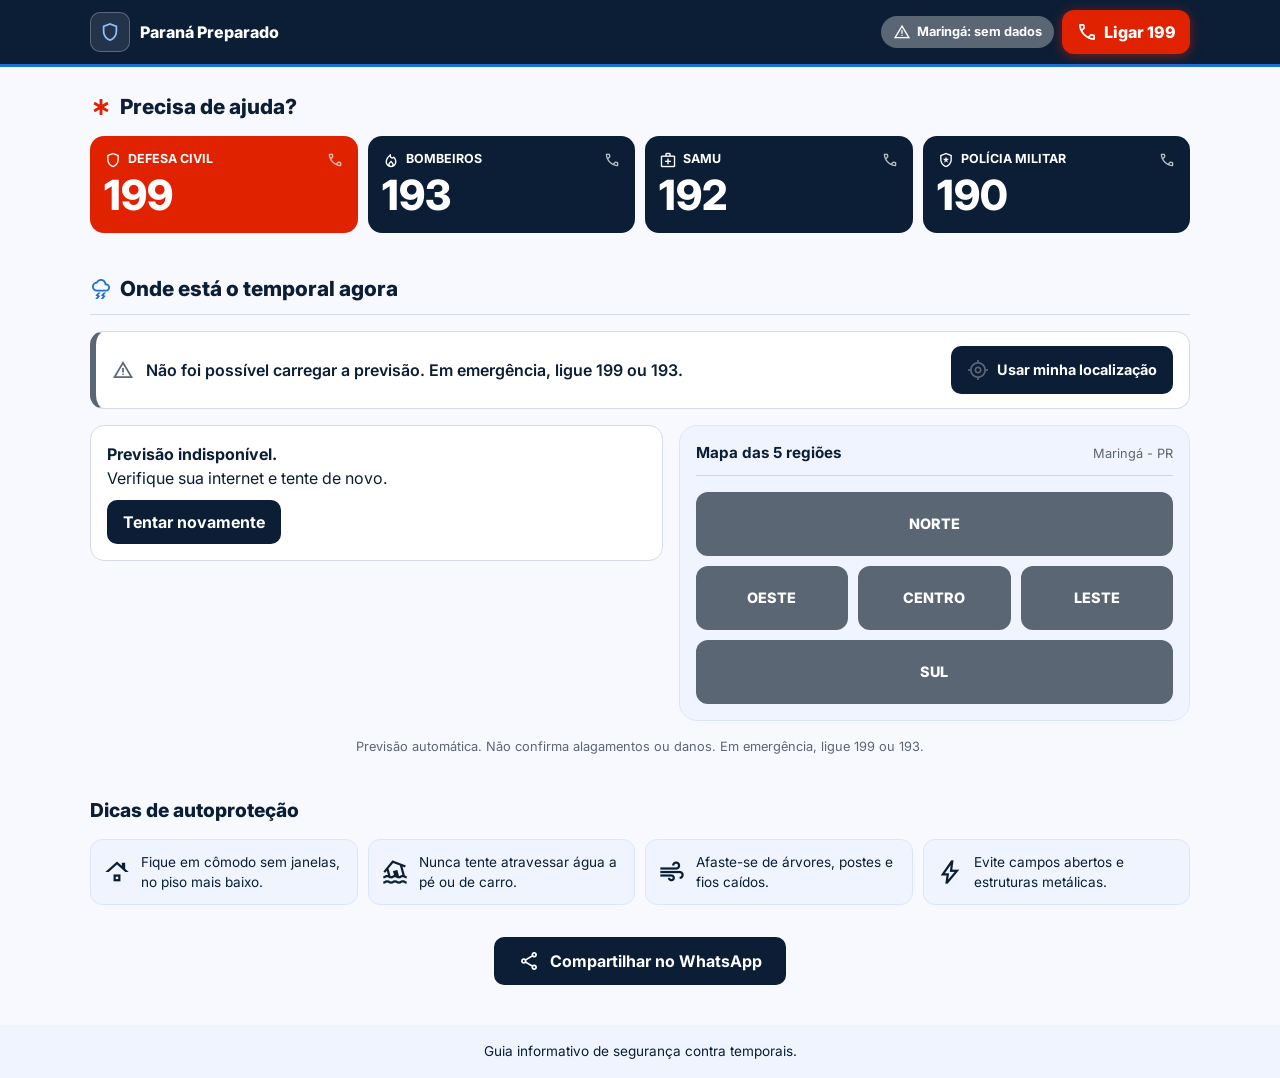
<file: src/index.html>
<!DOCTYPE html>
<html lang="pt-BR">
<head>
    <meta charset="UTF-8">
    <meta name="viewport" content="width=device-width, initial-scale=1">
    <meta name="description" content="Veja onde está o temporal em Maringá e como pedir ajuda.">
    <title>Paraná Preparado</title>
    <link rel="preconnect" href="https://fonts.googleapis.com">
    <link rel="stylesheet" href="https://fonts.googleapis.com/css2?family=Inter:wght@400;600;700;800&display=swap">
    <link rel="stylesheet" href="https://fonts.googleapis.com/css2?family=Material+Symbols+Outlined">
    <link rel="stylesheet" href="styles.css">
</head>
<body>
    <nav>
        <div class="container nav-in">
            <a class="logo" href="#">
                <span class="shield-nav"><span class="ic material-symbols-outlined" aria-hidden="true">shield</span></span>
                <span class="logo-nome">Paraná Preparado</span>
            </a>
            <div class="nav-dir">
                <span id="status-nav" class="pill-nav neutro">
                    <span class="ic material-symbols-outlined" aria-hidden="true">warning</span>
                    <span id="status-nav-txt">Maringá</span>
                </span>
                <a class="ligar" href="tel:199">
                    <span class="ic material-symbols-outlined" aria-hidden="true">phone</span>
                    Ligar 199
                </a>
            </div>
        </div>
    </nav>

    <header class="container">
        <h2 class="titulo"><span class="ic material-symbols-outlined vermelho" aria-hidden="true">emergency</span> Precisa de ajuda?</h2>
        <div class="telefones">
            <a class="tel tel-defesa" href="tel:199">
                <span class="tel-topo"><span class="ic material-symbols-outlined" aria-hidden="true">shield</span> Defesa Civil <span class="ic material-symbols-outlined fone" aria-hidden="true">phone</span></span>
                <strong>199</strong>
            </a>
            <a class="tel" href="tel:193">
                <span class="tel-topo"><span class="ic material-symbols-outlined" aria-hidden="true">local_fire_department</span> Bombeiros <span class="ic material-symbols-outlined fone" aria-hidden="true">phone</span></span>
                <strong>193</strong>
            </a>
            <a class="tel" href="tel:192">
                <span class="tel-topo"><span class="ic material-symbols-outlined" aria-hidden="true">medical_services</span> SAMU <span class="ic material-symbols-outlined fone" aria-hidden="true">phone</span></span>
                <strong>192</strong>
            </a>
            <a class="tel" href="tel:190">
                <span class="tel-topo"><span class="ic material-symbols-outlined" aria-hidden="true">local_police</span> Polícia Militar <span class="ic material-symbols-outlined fone" aria-hidden="true">phone</span></span>
                <strong>190</strong>
            </a>
        </div>
    </header>

    <main class="container">
        <div class="temporal">
            <h2 class="titulo"><span class="ic material-symbols-outlined azul" aria-hidden="true">thunderstorm</span> Onde está o temporal agora</h2>
            <span id="hora" class="horario"></span>
        </div>

        <div id="alerta" class="alerta-cidade neutro">
            <span class="ic material-symbols-outlined" aria-hidden="true">warning</span>
            <p id="alerta-txt">Carregando a previsão...</p>
            <button id="btn-local" class="localizacao" type="button">
                <span class="ic material-symbols-outlined" aria-hidden="true">my_location</span>
                Usar minha localização
            </button>
        </div>

        <div class="mapa-integracao">
            <div id="lista" class="container-lista" aria-live="polite"></div>

            <div class="mapa">
                <div class="mapa-topo"><h3>Mapa das 5 regiões</h3><span>Maringá - PR</span></div>
                <div id="mapa" class="mapa-regioes">
                    <button class="regiao neutro" data-r="norte" style="grid-column:1/4">Norte</button>
                    <button class="regiao neutro" data-r="oeste">Oeste</button>
                    <button class="regiao neutro" data-r="centro">Centro</button>
                    <button class="regiao neutro" data-r="leste">Leste</button>
                    <button class="regiao neutro" data-r="sul" style="grid-column:1/4">Sul</button>
                </div>
            </div>
        </div>

        <p class="aviso">Previsão automática. Não confirma alagamentos ou danos. Em emergência, ligue 199 ou 193.</p>

        <section>
            <h2 class="titulo-dicas">Dicas de autoproteção</h2>
            <div class="card-dicas">
                <div><span class="ic material-symbols-outlined" aria-hidden="true">roofing</span><p>Fique em cômodo sem janelas, no piso mais baixo.</p></div>
                <div><span class="ic material-symbols-outlined" aria-hidden="true">flood</span><p>Nunca tente atravessar água a pé ou de carro.</p></div>
                <div><span class="ic material-symbols-outlined" aria-hidden="true">air</span><p>Afaste-se de árvores, postes e fios caídos.</p></div>
                <div><span class="ic material-symbols-outlined" aria-hidden="true">bolt</span><p>Evite campos abertos e estruturas metálicas.</p></div>
            </div>
        </section>

        <a id="zap" class="compartilhar" target="_blank" rel="noopener" href="https://wa.me/">
            <span class="ic material-symbols-outlined" aria-hidden="true">share</span>
            Compartilhar no WhatsApp
        </a>
    </main>

    <footer class="rodape"><p>Guia informativo de segurança contra temporais.</p></footer>

    <script src="script.js"></script>
</body>
</html>
</file>
<file: src/styles.css>
:root {
    --azul: #0b1e36;
    --azul2: #024686;
    --azul3: #1d6fd8;
    --claro: #eff4ff;
    --fundo: #f8f9ff;
    --texto: #0b1e36;
    --cinza: #5b6675;
    --tranquilo: #007a50;
    --atencao: #c85f00;
    --risco: #d94a00;
    --perigo: #e02200;
}

* {
    margin: 0;
    padding: 0;
    box-sizing: border-box;
    font-family: 'Inter', sans-serif;
}

body {
    background: var(--fundo);
    color: var(--texto);
    line-height: 1.5;
}

a {
    color: inherit;
    text-decoration: none;
}

button {
    cursor: pointer;
    border: 0;
    font: inherit;
    color: inherit;
    background: none;
}

.container {
    width: min(1100px,100% - 32px);
    margin-inline: auto;
}

.ic {
    font-size: 22px;
    line-height: 1;
    vertical-align: middle;
}

.vermelho {
    color: var(--perigo);
}

.azul {
    color: var(--azul3);
}

a:focus-visible,
button:focus-visible {
    outline: 3px solid var(--azul3);
    outline-offset: 2px;
}

/* níveis de risco: a cor vem da classe */
.tranquilo {
    --cor: var(--tranquilo);
}

.atencao {
    --cor: var(--atencao);
}

.risco {
    --cor: var(--risco);
}

.perigo {
    --cor: var(--perigo);
}

.neutro {
    --cor: #5b6675;
}

/* navbar */
nav {
    background: var(--azul);
    border-bottom: 3px solid var(--azul3);
    position: sticky;
    top: 0;
    z-index: 10;
}

.nav-in {
    display: flex;
    justify-content: space-between;
    align-items: center;
    gap: 10px;
    padding: 10px 0;
}

.logo {
    display: flex;
    align-items: center;
    gap: 10px;
    color: #fff;
    font-weight: 800;
}

.shield-nav {
    display: grid;
    place-items: center;
    width: 40px;
    height: 40px;
    border-radius: 10px;
    background: rgba(255,255,255,.1);
    border: 1px solid rgba(255,255,255,.25);
}

.shield-nav .ic {
    color: #8ec1ff;
}

.logo-nome {
    display: none;
}

.nav-dir {
    display: flex;
    align-items: center;
    gap: 8px;
}

.pill-nav {
    display: flex;
    align-items: center;
    gap: 6px;
    background: var(--cor);
    color: #fff;
    padding: 6px 12px;
    border-radius: 999px;
    font-size: .8rem;
    font-weight: 700;
}

.pill-nav .ic {
    font-size: 18px;
}

.ligar {
    display: flex;
    align-items: center;
    gap: 6px;
    background: var(--perigo);
    color: #fff;
    font-weight: 800;
    padding: 10px 14px;
    border-radius: 12px;
    box-shadow: 0 2px 12px rgba(224,34,0,.5);
    transition: .2s;
}

.ligar:hover {
    background: #a81a00;
    transform: scale(1.04);
}

/* títulos */
.titulo {
    display: flex;
    align-items: center;
    gap: 8px;
    font-size: 1.3rem;
    font-weight: 800;
}

header {
    margin-top: 24px;
}

.telefones {
    display: grid;
    grid-template-columns: 1fr 1fr;
    gap: 10px;
    margin-top: 14px;
}

.tel {
    background: var(--azul);
    color: #fff;
    border-radius: 14px;
    padding: 14px;
    display: flex;
    flex-direction: column;
    gap: 4px;
    transition: .2s;
}

.tel:hover {
    background: #05101d;
}

.tel-defesa {
    background: var(--perigo);
}

.tel-defesa:hover {
    background: #a81a00;
}

.tel-topo {
    display: flex;
    align-items: center;
    gap: 6px;
    font-size: .78rem;
    font-weight: 700;
    text-transform: uppercase;
}

.tel-topo .ic {
    font-size: 18px;
}

.tel-topo .fone {
    margin-left: auto;
    opacity: .7;
    transition: .2s;
}

.tel:hover .fone {
    transform: translateX(4px);
}

.tel strong {
    font-size: 2.6rem;
    line-height: 1.1;
    font-weight: 800;
}

/* temporal */
main {
    margin-top: 40px;
}

.temporal {
    display: flex;
    justify-content: space-between;
    align-items: flex-end;
    gap: 10px;
    padding-bottom: 10px;
    border-bottom: 1px solid #d5dbe6;
}

.horario {
    font-size: .85rem;
    color: var(--cinza);
}

.alerta-cidade {
    display: flex;
    flex-wrap: wrap;
    align-items: center;
    gap: 12px;
    margin-top: 16px;
    padding: 14px 16px;
    border-radius: 14px;
    background: #fff;
    border: 1px solid #d5dbe6;
    border-left: 6px solid var(--cor);
}

.alerta-cidade .ic {
    color: var(--cor);
}

.alerta-cidade p {
    flex: 1 1 200px;
    font-weight: 600;
}

.localizacao {
    display: flex;
    align-items: center;
    justify-content: center;
    gap: 8px;
    width: 100%;
    min-height: 48px;
    padding: 0 16px;
    border-radius: 10px;
    background: var(--azul);
    color: #fff;
    font-weight: 700;
    font-size: .9rem;
    transition: .2s;
}

.localizacao:hover {
    background: var(--azul2);
}

.mapa-integracao {
    display: flex;
    flex-direction: column;
    gap: 16px;
    margin-top: 16px;
}

/* lista de regiões */
.container-lista {
    display: flex;
    flex-direction: column;
    gap: 12px;
    flex: 1;
}

.msg {
    background: #fff;
    border: 1px solid #d5dbe6;
    border-radius: 14px;
    padding: 16px;
}

.msg button {
    margin-top: 10px;
    background: var(--azul);
    color: #fff;
    padding: 10px 16px;
    border-radius: 10px;
    font-weight: 700;
}

.card-lista {
    background: #fff;
    border: 1px solid #e1e8f5;
    border-left: 5px solid var(--cor);
    border-radius: 14px;
    overflow: hidden;
}

.card-lista.destaque {
    box-shadow: 0 0 0 2px var(--azul3);
}

.cl-topo {
    display: grid;
    grid-template-columns: 1fr auto;
    align-items: center;
    width: 100%;
    padding: 12px 14px;
    text-align: left;
    min-height: 48px;
}

.cl-nome {
    display: flex;
    align-items: center;
    flex-wrap: wrap;
    gap: 10px;
    font-size: 1.2rem;
    font-weight: 800;
}

.status {
    background: var(--cor);
    color: #fff;
    font-size: .68rem;
    font-weight: 800;
    padding: 3px 10px;
    border-radius: 999px;
    text-transform: uppercase;
}

.sub {
    grid-column: 1;
    font-size: .85rem;
    color: var(--cinza);
    margin-top: 2px;
}

.seta {
    grid-row: 1/3;
    grid-column: 2;
    transition: .2s;
}

.cl-topo[aria-expanded="true"] .seta {
    transform: rotate(180deg);
}

.detalhe {
    padding: 2px 14px 14px;
    border-top: 1px solid #eef2fa;
    animation: abre .25s ease;
}

@keyframes abre {
    from {
        opacity: 0;
        transform: translateY(-4px);
    }
}

.voce {
    margin-top: 10px;
    padding: 10px 12px;
    background: var(--claro);
    border-radius: 10px;
    font-size: .92rem;
}

.voce strong {
    font-weight: 800;
}

.mais {
    margin: 12px 0 6px;
    font-size: .8rem;
    font-weight: 700;
    color: var(--cinza);
}

.bairros {
    list-style: none;
    display: flex;
    flex-direction: column;
    gap: 6px;
}

.bairros li {
    display: flex;
    justify-content: space-between;
    align-items: center;
    gap: 8px;
    font-weight: 600;
    padding: 8px 10px;
    border-radius: 8px;
    background: var(--fundo);
}

.bairros li:first-child {
    font-size: 1.05rem;
}

.nota {
    margin-top: 10px;
    font-size: .78rem;
    color: var(--cinza);
}

/* mapa */
.mapa {
    background: var(--claro);
    border: 1px solid #dce6fb;
    border-radius: 18px;
    padding: 16px;
}

.mapa-topo {
    display: flex;
    justify-content: space-between;
    align-items: center;
    padding-bottom: 10px;
    margin-bottom: 16px;
    border-bottom: 1px solid #c9d5ee;
}

.mapa-topo h3 {
    font-size: .95rem;
}

.mapa-topo span {
    font-size: .8rem;
    color: var(--cinza);
}

.mapa-regioes {
    display: grid;
    grid-template-columns: repeat(3, 1fr);
    gap: 10px;
}

.regiao {
    background: var(--cor);
    color: #fff;
    font-weight: 800;
    text-transform: uppercase;
    font-size: .9rem;
    min-height: 64px;
    border-radius: 12px;
    transition: .2s;
}

.regiao:hover {
    filter: brightness(.88);
}

.regiao.destaque {
    outline: 4px solid var(--azul);
    outline-offset: 2px;
}

.aviso {
    margin-top: 16px;
    text-align: center;
    font-size: .8rem;
    color: var(--cinza);
}

/* dicas */
.titulo-dicas {
    margin-top: 40px;
    font-size: 1.2rem;
    font-weight: 800;
}

.card-dicas {
    display: grid;
    grid-template-columns: 1fr 1fr;
    gap: 10px;
    margin-top: 14px;
}

.card-dicas div {
    display: flex;
    align-items: center;
    gap: 10px;
    background: var(--claro);
    border: 1px solid #dce6fb;
    border-radius: 12px;
    padding: 12px;
    font-size: .85rem;
}

.card-dicas .ic {
    font-size: 28px;
    flex-shrink: 0;
}

.compartilhar {
    display: flex;
    align-items: center;
    justify-content: center;
    gap: 10px;
    margin: 32px auto 0;
    width: fit-content;
    min-height: 48px;
    padding: 0 24px;
    background: var(--azul);
    color: #fff;
    font-weight: 700;
    border-radius: 10px;
    transition: .2s;
}

.compartilhar:hover {
    background: var(--azul2);
}

.rodape {
    margin-top: 40px;
    background: var(--claro);
    padding: 16px;
    text-align: center;
    font-size: .85rem;
}

/* tablet e desktop */
@media (min-width: 700px) {
    .logo-nome {
        display: inline;
    }
    .telefones {
        grid-template-columns: repeat(4, 1fr);
    }
    .card-dicas {
        grid-template-columns: repeat(4, 1fr);
    }
    .alerta-cidade {
        flex-wrap: nowrap;
    }
    .localizacao {
        width: auto;
    }
}

@media (min-width: 900px) {
    .mapa-integracao {
        flex-direction: row;
        align-items: flex-start;
    }
    .container-lista {
        flex: 1.2;
    }
    .mapa {
        flex: 1;
        position: sticky;
        top: 90px;
    }
}

@media (prefers-reduced-motion: reduce) {
    * {
        animation: none !important;
        transition: none !important;
    }
}
</file>
